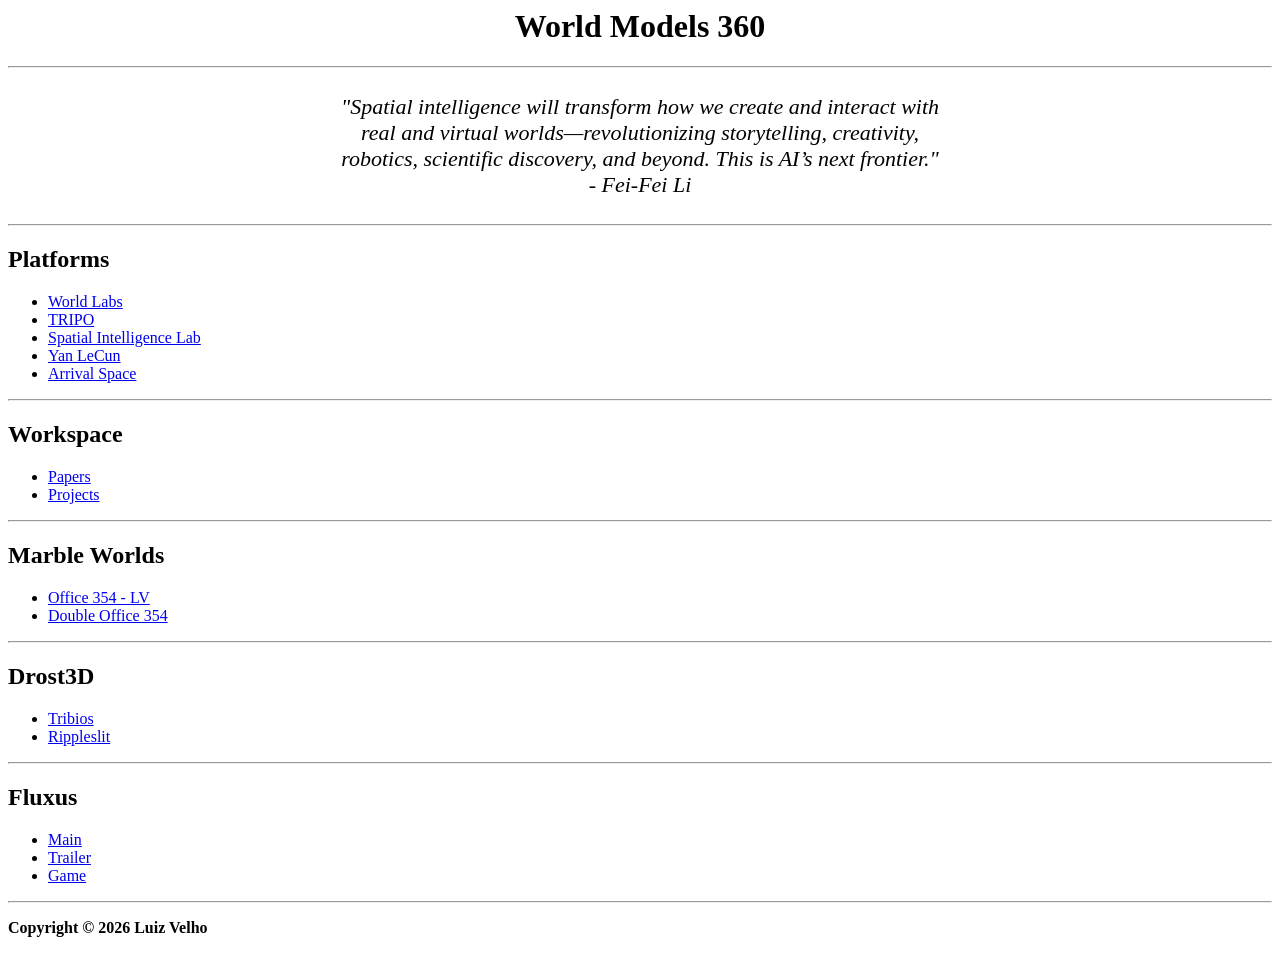
<file: index.html>
<HEAD>

<TITLE>Worlds 360</TITLE>

</HEAD>

<BODY bgcolor = #ffffff>

<CENTER>
<H1>
World Models 360
</H1>
</CENTER>

<HR>
<BR>
<center>
<p style="max-width: 600px; margin: 0 auto; font-size: 22px;font-style: italic;">
"Spatial intelligence will transform how we create and interact with
real and virtual worlds—revolutionizing storytelling, creativity,
robotics, scientific discovery, and beyond. This is AI’s next
frontier." - Fei-Fei Li
</p>
</center>
<BR>
<HR>

<H2>Platforms</H2>
<UL>
  <LI> <a href=https://www.worldlabs.ai/> World Labs </a>
  <LI> <a href=https://www.tripo3d.ai/> TRIPO  </a>
  <!--<LI> <a href=https://www.worldlabs.ai/labs> Marble </a>-->
  <LI> <a href=https://research.nvidia.com/labs/sil/> Spatial Intelligence Lab </a>
  <LI> <a href=http://yann.lecun.com/> Yan LeCun</a>
  <LI> <a href=https://arrival.space/welcome> Arrival Space </a>

  
</UL>

<HR>
<H2>Workspace</H2>
<UL>
<LI> <a href=./papers.html> Papers </a>
<LI> <a href=./projects.html> Projects</a>
</UL>

<HR>
<H2>Marble Worlds</H2>
<UL>
<LI><A href=./impa-1/>Office 354 - LV</A>
<LI><A href=./impa-2/>Double Office 354 </A>
</UL>
<P>

<HR>
<H2>Drost3D</H2>
<UL>
<LI><A href=https://raolir.github.io/tribios/> Tribios </A>
<LI><A href=https://raolir.github.io/rippleslit/> Rippleslit </A>
</UL>
<P>

<HR>
<H2>Fluxus</H2>
<UL>
<LI><A href=https://visgraf.github.io/worlds360/fluxus-1/> Main </A>
<LI><A href=https://www.youtube.com/watch?v=V5vRlMJPbjc> Trailer </A>
<LI><A href=https://visgraf.github.io/fluxus//> Game </A>
</UL>
<P>
<HR>
<p>
<b>Copyright &copy; 2026
Luiz Velho
</b>
</BODY>
</file>
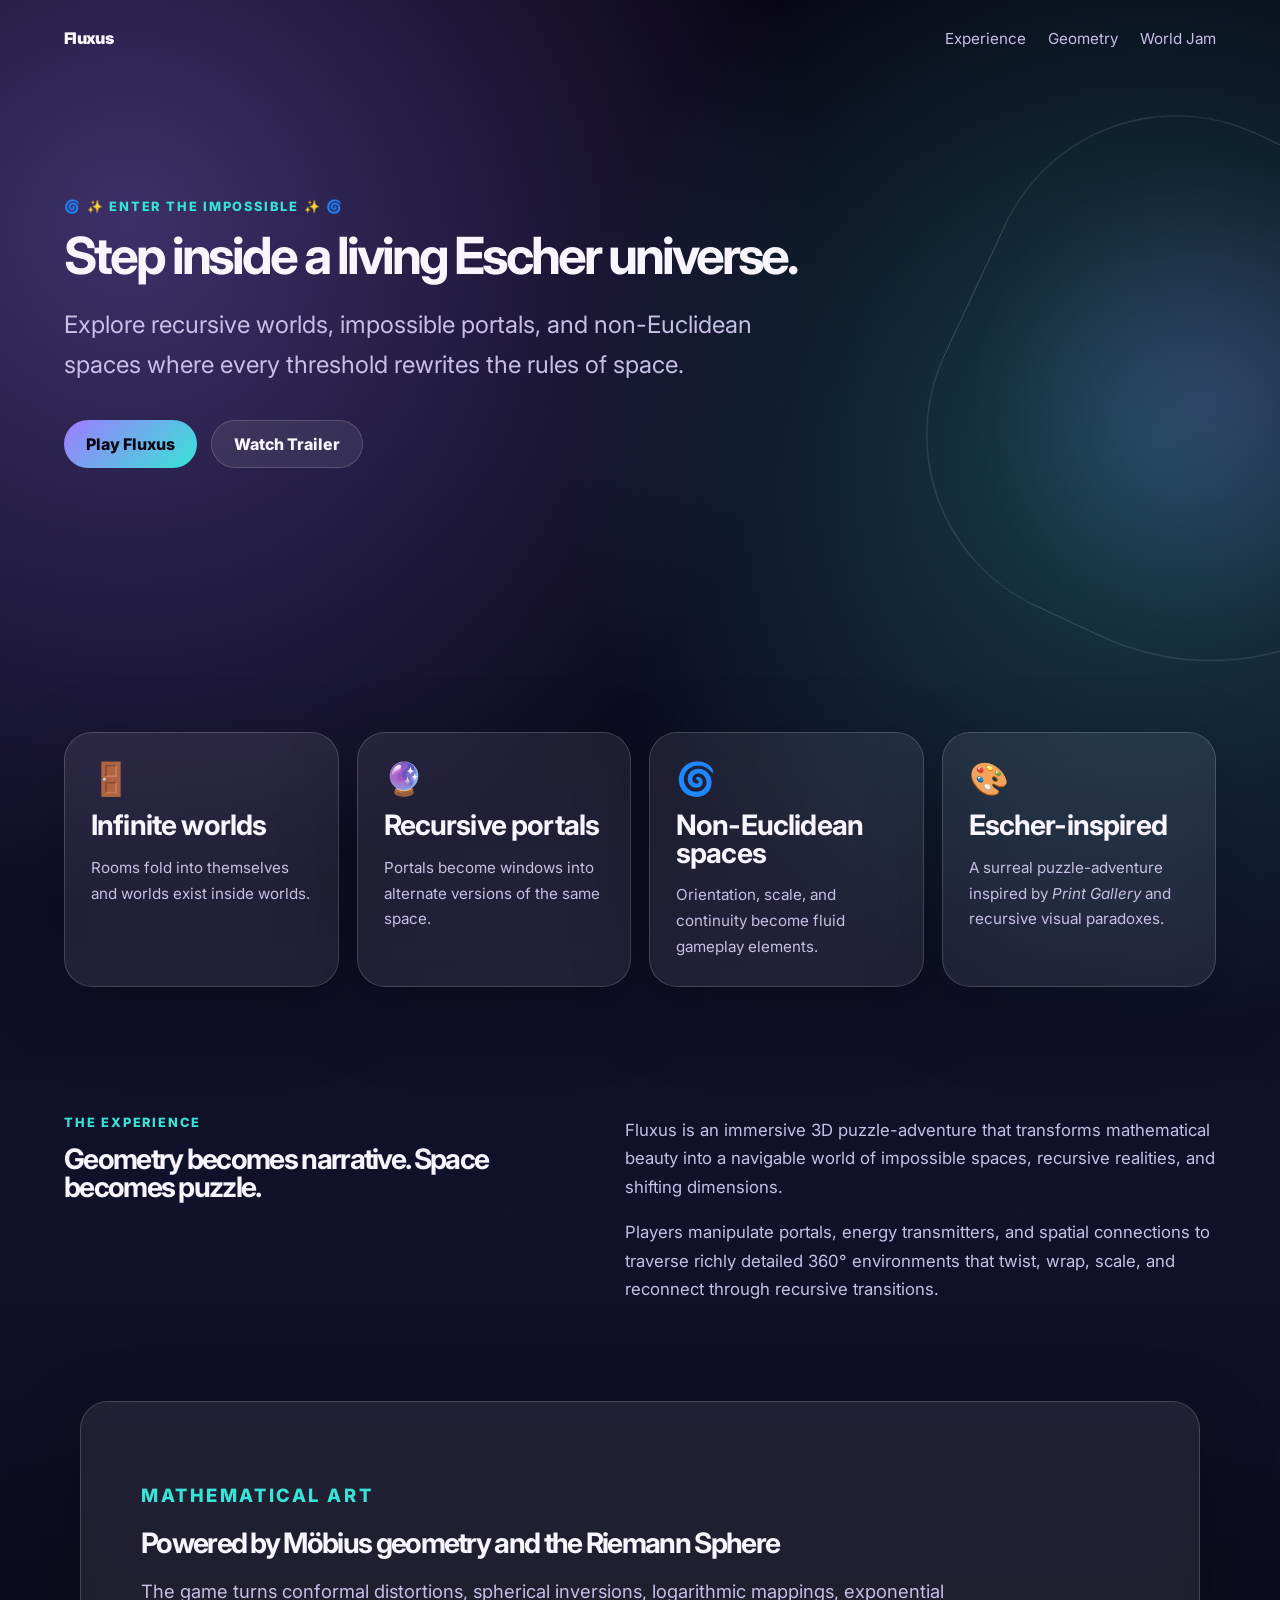
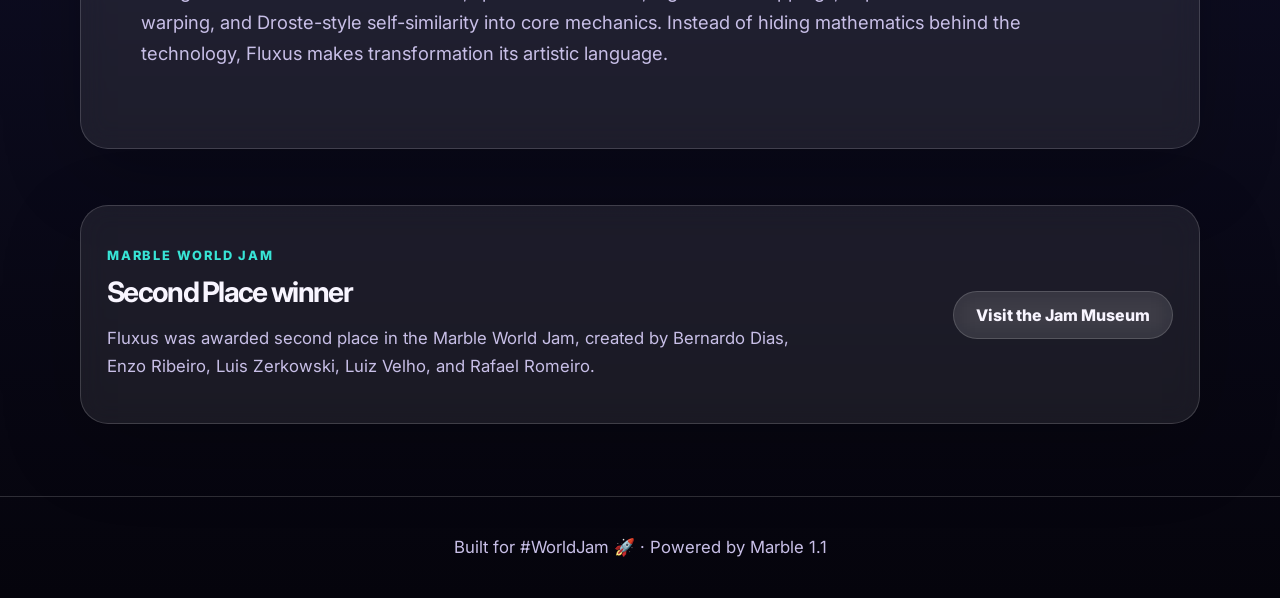
<file: fluxus-1/index.html>
<!doctype html>
<html lang="en">
<head>
  <meta charset="utf-8" />
  <meta name="viewport" content="width=device-width, initial-scale=1" />
  <title>Fluxus - Enter the Impossible</title>
  <meta name="description" content="Fluxus is an immersive 3D puzzle-adventure of recursive worlds, impossible portals, and non-Euclidean spaces inspired by M.C. Escher and Möbius geometry." />
  <link rel="preconnect" href="https://fonts.googleapis.com">
  <link rel="preconnect" href="https://fonts.gstatic.com" crossorigin>
  <link href="https://fonts.googleapis.com/css2?family=Inter:wght@400;600;800;900&display=swap" rel="stylesheet">
  <link rel="stylesheet" href="styles.css" />

<style>
h1{font-size:clamp(2.2rem,4vw,3.2rem)!important;}
h2{font-size:clamp(1.3rem,2.2vw,1.9rem)!important;}
.brand{font-size:1rem!important;}
</style>
</head>
<body>
  <header class="hero">
    <nav class="nav" aria-label="Main navigation">
      <a class="brand" href="#top">Fluxus</a>
      <div class="nav-links">
        <a href="#experience">Experience</a>
        <a href="#math">Geometry</a>
        <a href="#jam">World Jam</a>
      </div>
    </nav>

    <section id="top" class="hero-content">
      <p class="eyebrow">🌀 ✨ Enter the Impossible ✨ 🌀</p>
      <h1>Step inside a living Escher universe.</h1>
      <p class="lead">Explore recursive worlds, impossible portals, and non-Euclidean spaces where every threshold rewrites the rules of space.</p>
      <div class="actions">
        <a class="button primary" href="https://visgraf.github.io/fluxus/" target="_blank" rel="noopener">Play Fluxus</a>
        <a class="button secondary" href="https://www.youtube.com/watch?v=V5vRlMJPbjc" target="_blank" rel="noopener">Watch Trailer</a>
      </div>
    </section>
  </header>

  <main>
    <section class="feature-grid" aria-label="Fluxus highlights">
      <article><span>🚪</span><h2>Infinite worlds</h2><p>Rooms fold into themselves and worlds exist inside worlds.</p></article>
      <article><span>🔮</span><h2>Recursive portals</h2><p>Portals become windows into alternate versions of the same space.</p></article>
      <article><span>🌀</span><h2>Non-Euclidean spaces</h2><p>Orientation, scale, and continuity become fluid gameplay elements.</p></article>
      <article><span>🎨</span><h2>Escher-inspired</h2><p>A surreal puzzle-adventure inspired by <em>Print Gallery</em> and recursive visual paradoxes.</p></article>
    </section>

    <section id="experience" class="split">
      <div>
        <p class="section-label">The experience</p>
        <h2>Geometry becomes narrative. Space becomes puzzle.</h2>
      </div>
      <div>
        <p>Fluxus is an immersive 3D puzzle-adventure that transforms mathematical beauty into a navigable world of impossible spaces, recursive realities, and shifting dimensions.</p>
        <p>Players manipulate portals, energy transmitters, and spatial connections to traverse richly detailed 360° environments that twist, wrap, scale, and reconnect through recursive transitions.</p>
      </div>
    </section>

    <section id="math" class="panel">
      <p class="section-label">Mathematical art</p>
      <h2>Powered by Möbius geometry and the Riemann Sphere</h2>
      <p>The game turns conformal distortions, spherical inversions, logarithmic mappings, exponential warping, and Droste-style self-similarity into core mechanics. Instead of hiding mathematics behind the technology, Fluxus makes transformation its artistic language.</p>
    </section>
<section id="jam" class="jam">
      <div>
        <p class="section-label">Marble World Jam</p>
        <h2>Second Place winner</h2>
        <p>Fluxus was awarded second place in the Marble World Jam, created by Bernardo Dias, Enzo Ribeiro, Luis Zerkowski, Luiz Velho, and Rafael Romeiro.</p>
      </div>
      <a class="button secondary" href="https://jam.worldlabs.ai/" target="_blank" rel="noopener">Visit the Jam Museum</a>
    </section>
  </main>

  <footer>
    <p>Built for #WorldJam 🚀 · Powered by Marble 1.1</p>
  </footer>
</body>
</html>
</file>
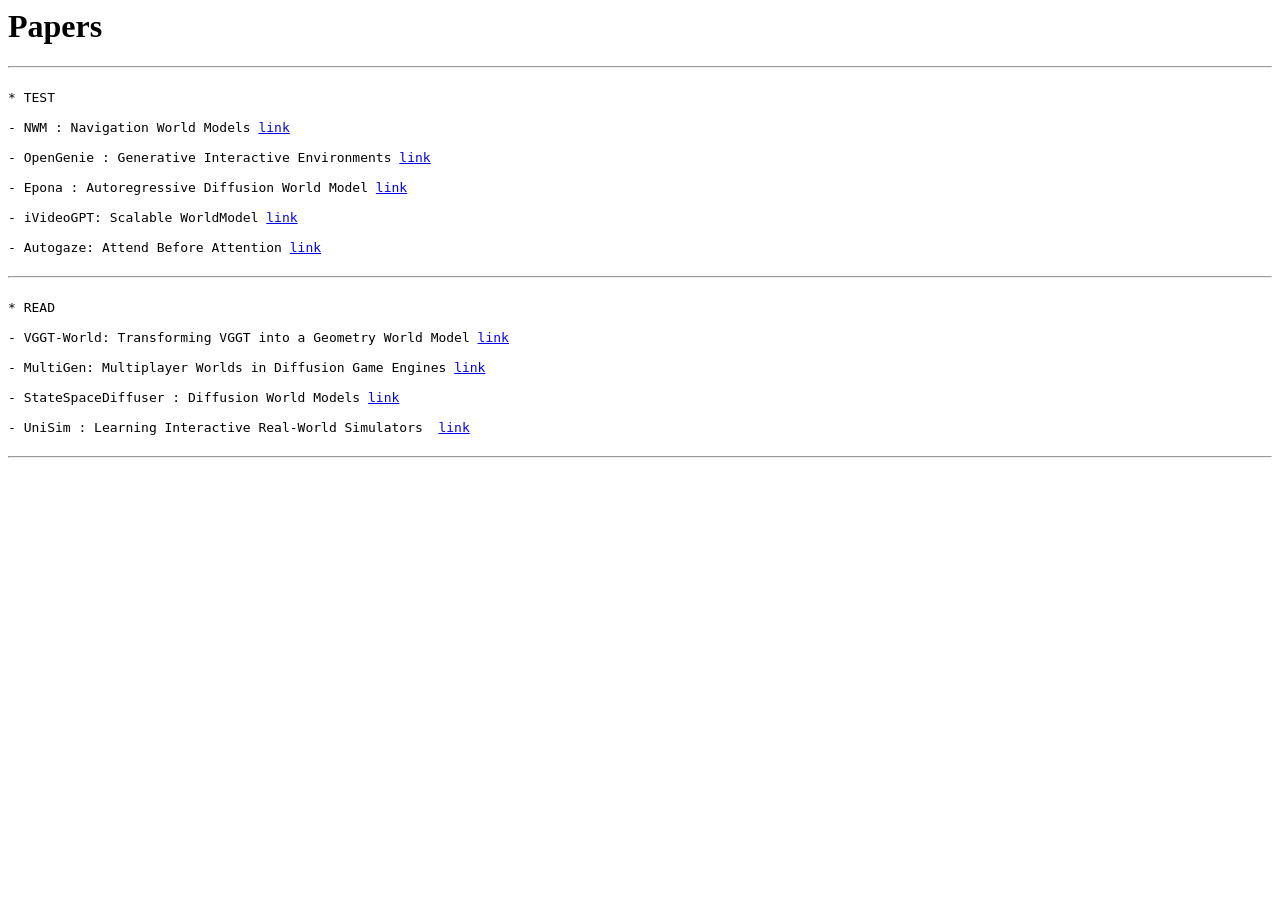
<file: papers.html>
<HTML>
<HEAD>

<TITLE>Papers</TITLE>

</HEAD>

<BODY bgcolor = #ffffff>

<H1>Papers</H1>


<PRE>
<hr>
* TEST

- NWM : Navigation World Models <a href=https://www.amirbar.net/nwm/>link</a>

- OpenGenie : Generative Interactive Environments <a href= https://github.com/myscience/open-genie>link</a>

- Epona : Autoregressive Diffusion World Model <a href=https://kevin-thu.github.io/Epona/>link</a>

- iVideoGPT: Scalable WorldModel <a href=https://thuml.github.io/iVideoGPT/>link</a>

- Autogaze: Attend Before Attention <a href=https://autogaze.github.io/>link</a>

<hr>
* READ

- VGGT-World: Transforming VGGT into a Geometry World Model <a href=https://arxiv.org/abs/2603.12655>link</a>

- MultiGen: Multiplayer Worlds in Diffusion Game Engines <a href=https://ryanpo.com/multigen/>link</a>

- StateSpaceDiffuser : Diffusion World Models <a href=https://insait-institute.github.io/StateSpaceDiffuser/>link</a>

- UniSim : Learning Interactive Real-World Simulators  <a href=https://universal-simulator.github.io/unisim/>link</a>

<hr>

</PRE>

<p>

</BODY>
</HTML>
</file>
<file: fluxus-1/styles.css>
:root {
  --bg: #080515;
  --bg-2: #11112b;
  --card: rgba(255,255,255,.08);
  --line: rgba(255,255,255,.16);
  --text: #f8f5ff;
  --muted: #c8bfe7;
  --accent: #9d7cff;
  --accent-2: #38e4d6;
}
* { box-sizing: border-box; }
html { scroll-behavior: smooth; }
body {
  margin: 0;
  font-family: Inter, system-ui, -apple-system, BlinkMacSystemFont, "Segoe UI", sans-serif;
  background:
    radial-gradient(circle at 10% 10%, rgba(157,124,255,.35), transparent 30%),
    radial-gradient(circle at 90% 20%, rgba(56,228,214,.25), transparent 28%),
    linear-gradient(180deg, var(--bg), var(--bg-2) 55%, #05040c);
  color: var(--text);
}
a { color: inherit; }
.hero { min-height: 86vh; padding: 28px clamp(20px, 5vw, 72px); position: relative; overflow: hidden; }
.hero::after {
  content: "";
  position: absolute;
  inset: 18% -15% auto auto;
  width: 520px;
  height: 520px;
  border: 1px solid var(--line);
  border-radius: 42% 58% 58% 42%;
  transform: rotate(25deg);
  background: radial-gradient(circle, rgba(157,124,255,.18), transparent 65%);
  filter: blur(.2px);
  animation: drift 18s linear infinite;
  pointer-events: none;
}
@keyframes drift { to { transform: rotate(385deg); } }
.nav { display: flex; align-items: center; justify-content: space-between; gap: 24px; position: relative; z-index: 1; }
.brand { text-decoration: none; font-weight: 900; letter-spacing: -.04em; font-size: 1.35rem; }
.nav-links { display: flex; gap: 22px; color: var(--muted); font-size: .95rem; }
.nav-links a { text-decoration: none; }
.hero-content { max-width: 900px; padding-top: clamp(90px, 15vh, 180px); position: relative; z-index: 1; }
.eyebrow, .section-label { color: var(--accent-2); text-transform: uppercase; letter-spacing: .14em; font-size: .8rem; font-weight: 800; }
h1, h2 { margin: 0; line-height: .98; letter-spacing: -.06em; }
h1 { font-size: clamp(3.5rem, 10vw, 8rem); max-width: 940px; }
h2 { font-size: clamp(2rem, 5vw, 4.4rem); }
p { color: var(--muted); line-height: 1.7; font-size: 1.05rem; }
.lead { max-width: 720px; font-size: clamp(1.15rem, 2.2vw, 1.5rem); }
.actions { display: flex; flex-wrap: wrap; gap: 14px; margin-top: 34px; }
.button { display: inline-flex; align-items: center; justify-content: center; min-height: 48px; padding: 0 22px; border-radius: 999px; text-decoration: none; font-weight: 800; border: 1px solid var(--line); }
.primary { background: linear-gradient(135deg, var(--accent), var(--accent-2)); color: #090512; border: none; }
.secondary { background: rgba(255,255,255,.08); backdrop-filter: blur(12px); }
main { padding: 0 clamp(20px, 5vw, 72px) 72px; }
.feature-grid { display: grid; grid-template-columns: repeat(4, minmax(0, 1fr)); gap: 18px; margin-top: -42px; position: relative; z-index: 2; }
.feature-grid article, .panel, .jam { background: var(--card); border: 1px solid var(--line); border-radius: 28px; padding: 26px; box-shadow: 0 24px 80px rgba(0,0,0,.22); backdrop-filter: blur(14px); }
.feature-grid span { font-size: 2rem; }
.feature-grid h2 { font-size: 1.2rem; letter-spacing: -.03em; margin-top: 14px; }
.feature-grid p { font-size: .95rem; margin-bottom: 0; }
.split { display: grid; grid-template-columns: .9fr 1.1fr; gap: clamp(32px, 6vw, 90px); align-items: start; padding: 112px 0 80px; }
.panel { max-width: 1120px; margin: 0 auto 56px; padding: clamp(28px, 5vw, 60px); }
.panel p { max-width: 880px; font-size: 1.15rem; }
.video { max-width: 1120px; margin: 0 auto 56px; }
.video-frame { position: relative; aspect-ratio: 16/9; border-radius: 30px; overflow: hidden; border: 1px solid var(--line); background: #000; box-shadow: 0 24px 80px rgba(0,0,0,.3); }
.video iframe { position: absolute; inset: 0; width: 100%; height: 100%; border: 0; }
.jam { max-width: 1120px; margin: 0 auto; display: flex; align-items: center; justify-content: space-between; gap: 32px; }
.jam p { max-width: 720px; }
footer { padding: 36px clamp(20px, 5vw, 72px); border-top: 1px solid var(--line); text-align: center; }
footer p { margin: 0; }
@media (max-width: 900px) {
  .feature-grid, .split { grid-template-columns: 1fr 1fr; }
  .jam { align-items: flex-start; flex-direction: column; }
}
@media (max-width: 640px) {
  .nav { align-items: flex-start; }
  .nav-links { display: none; }
  .feature-grid, .split { grid-template-columns: 1fr; }
  h1 { font-size: clamp(3rem, 17vw, 4.6rem); }
  .hero { min-height: 76vh; }
}
</file>
